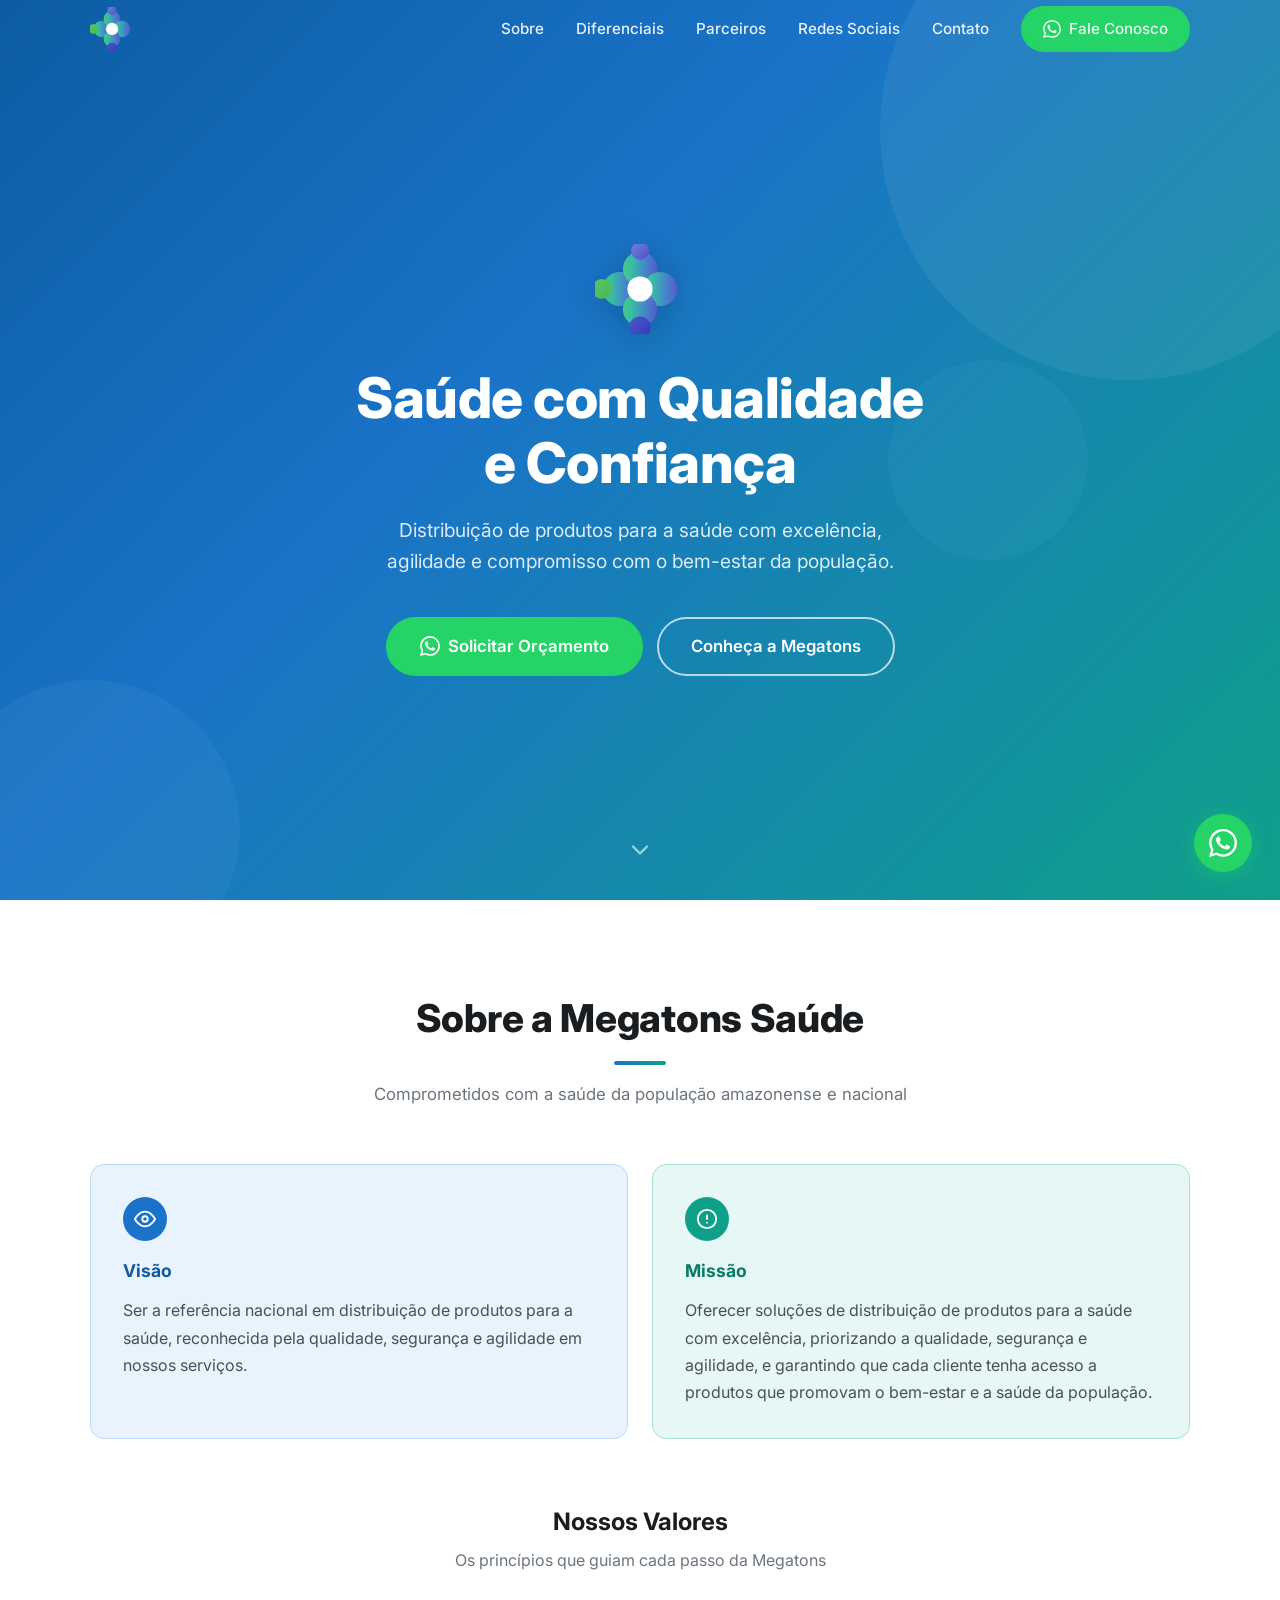
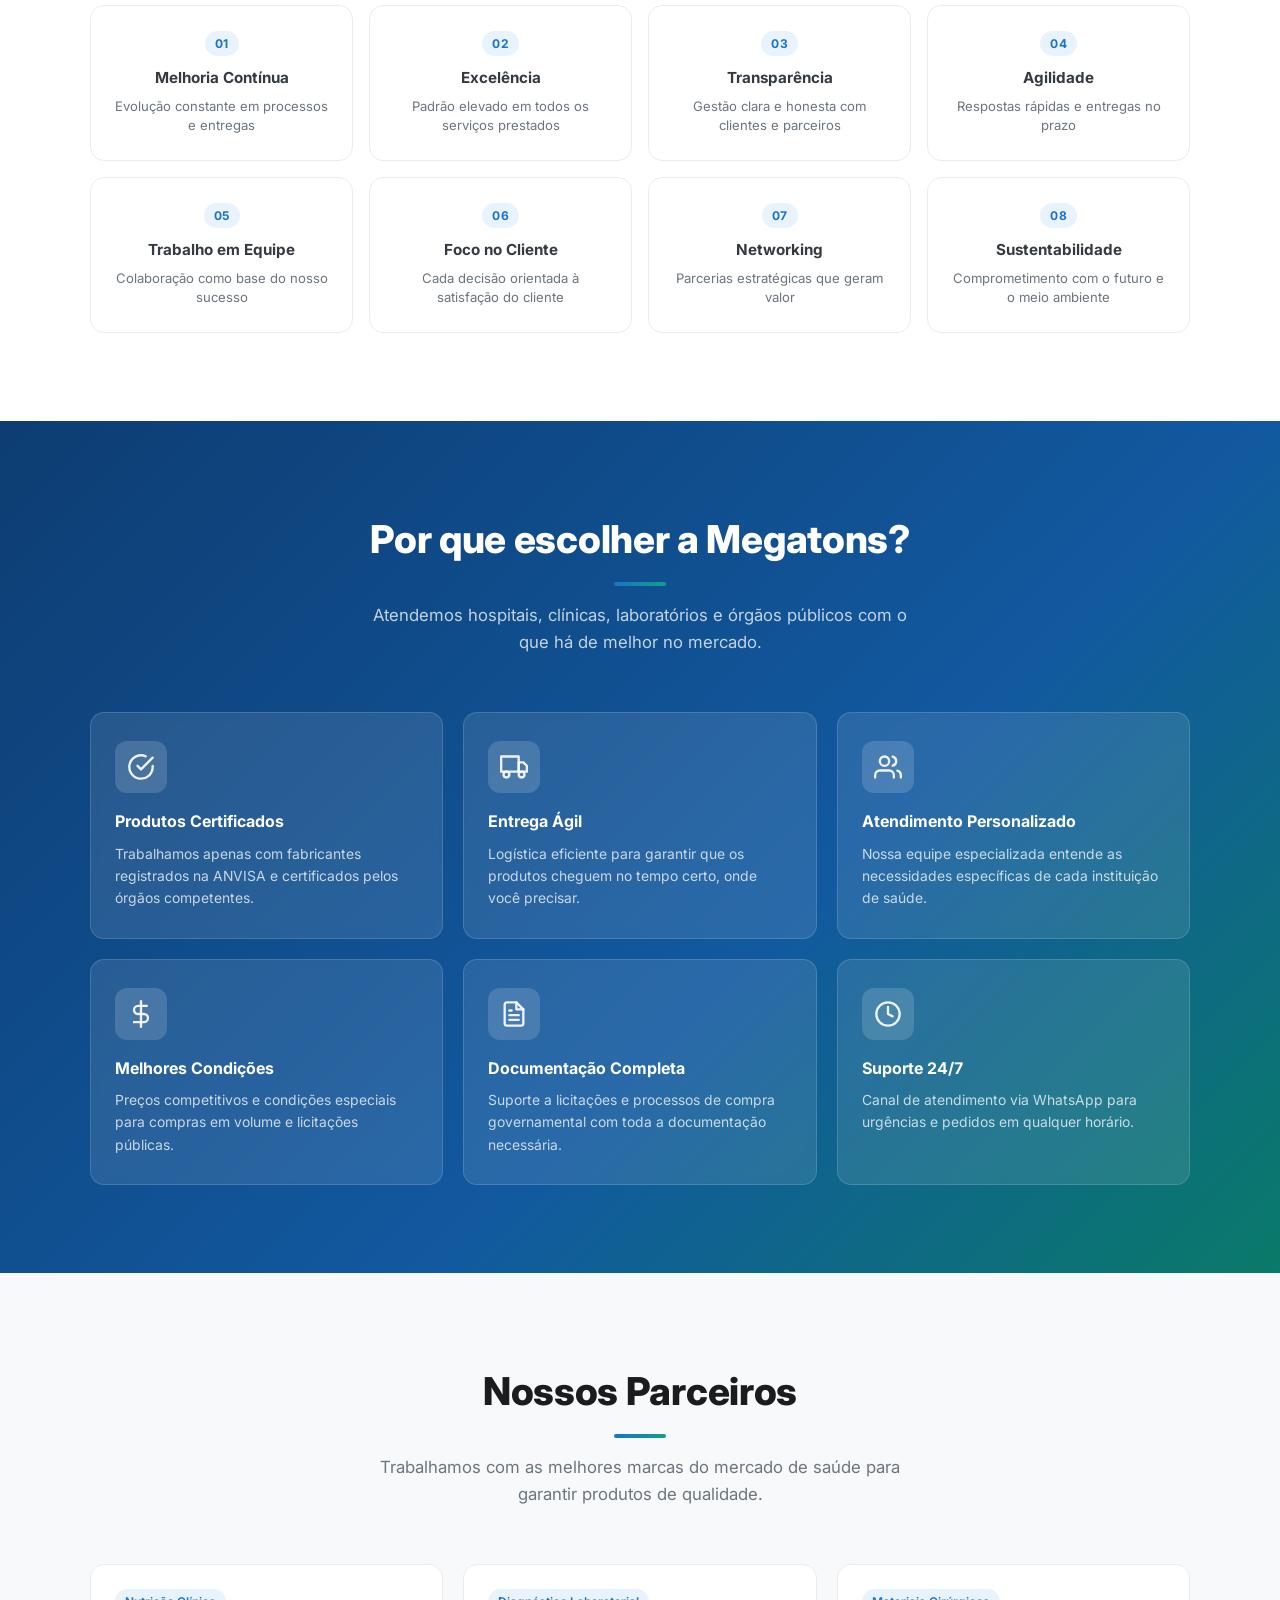
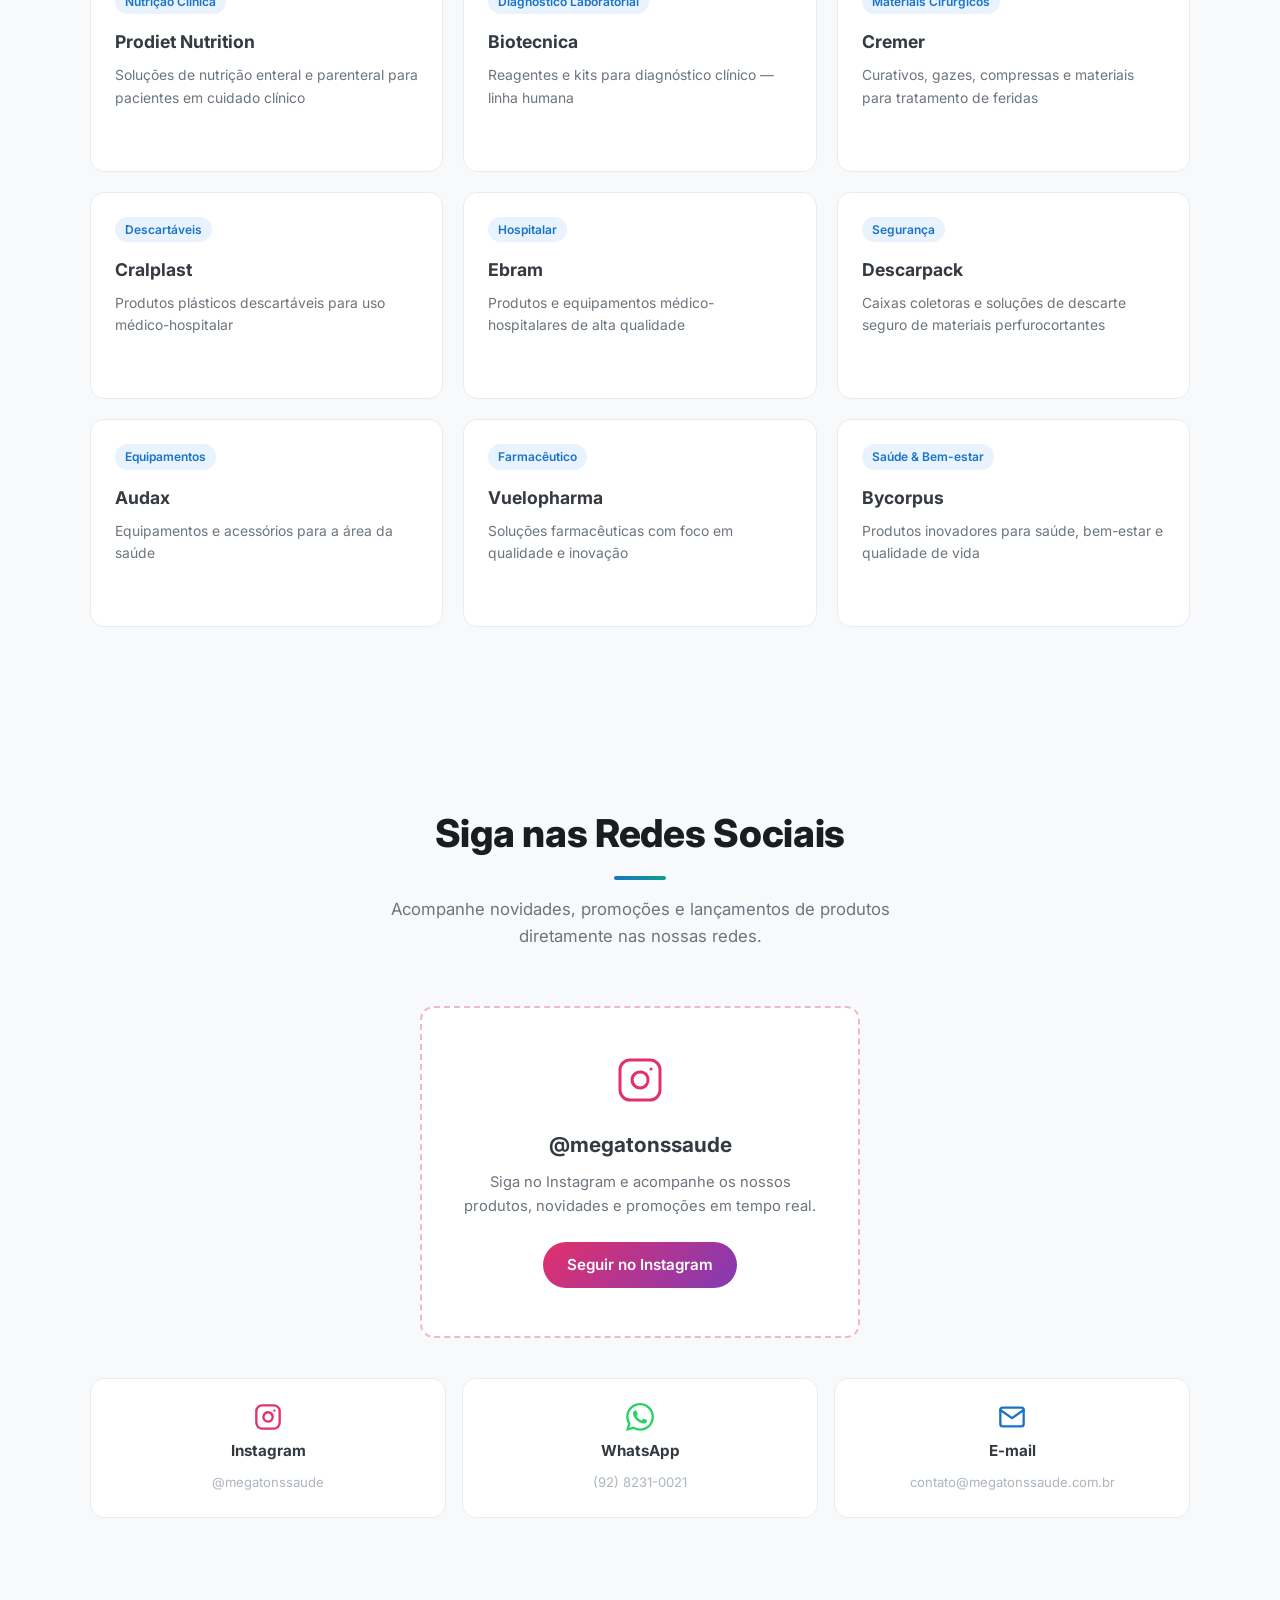
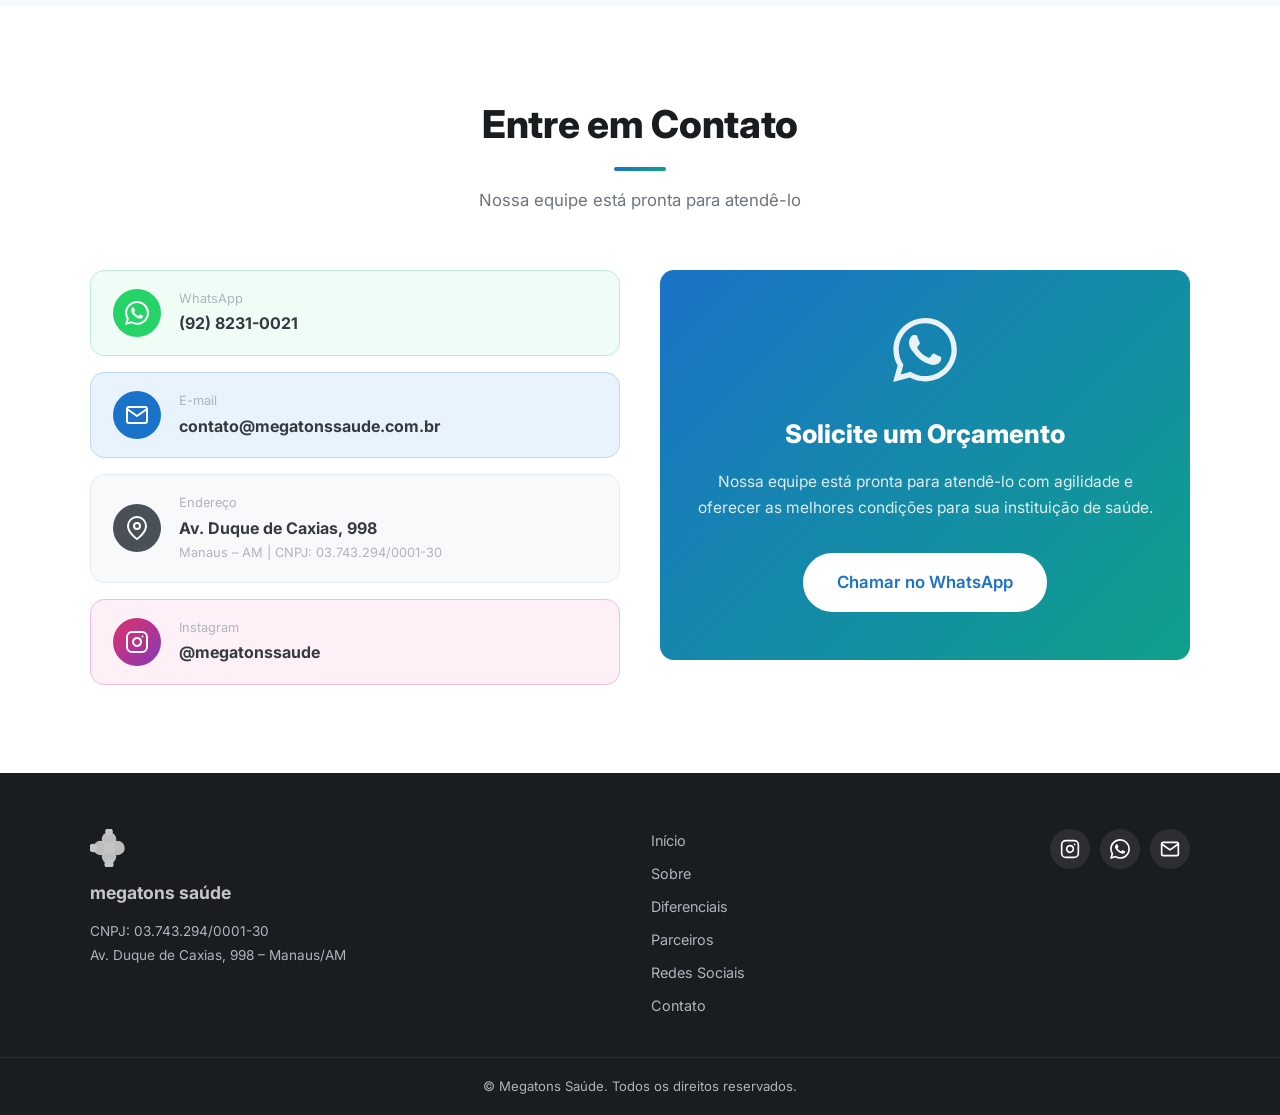
<file: megatons-saude.html>
<!DOCTYPE html>
<html lang="pt-BR">
<head>
  <meta charset="UTF-8" />
  <meta name="viewport" content="width=device-width, initial-scale=1.0" />
  <meta name="description" content="Megatons Saúde - Referência em distribuição de produtos para a saúde em Manaus/AM. Qualidade, segurança e agilidade." />
  <!-- Open Graph (WhatsApp, Facebook, LinkedIn) -->
  <meta property="og:type" content="website" />
  <meta property="og:url" content="https://megatonssaude.com.br/" />
  <meta property="og:title" content="Megatons Saúde | Distribuição de Produtos para Saúde" />
  <meta property="og:description" content="Referência em distribuição de produtos para a saúde em Manaus/AM. Qualidade, segurança e agilidade. Fale conosco no WhatsApp!" />
  <meta property="og:image" content="https://megatonssaude.com.br/assets/logo.svg" />
  <!-- Twitter Card -->
  <meta name="twitter:card" content="summary_large_image" />
  <meta name="twitter:title" content="Megatons Saúde" />
  <meta name="twitter:description" content="Distribuição de produtos para a saúde com excelência e agilidade." />
  <title>Megatons Saúde | Distribuição de Produtos para Saúde</title>
  <link rel="icon" type="image/png" href="assets/logo.svg" />
  <style>
/* =============================================
   MEGATONS SAÚDE — Stylesheet
   ============================================= */

/* ---------- Reset & Base ---------- */
*, *::before, *::after { box-sizing: border-box; margin: 0; padding: 0; }

:root {
  --blue:        #1A73C8;
  --blue-dark:   #1259a0;
  --blue-light:  #e8f3fd;
  --teal:        #0fa08a;
  --teal-light:  #e6f7f5;
  --green:       #25D366;
  --green-dark:  #1da851;
  --purple:      #6b5ce7;
  --gray-50:     #f8f9fa;
  --gray-100:    #f1f3f5;
  --gray-200:    #e9ecef;
  --gray-400:    #adb5bd;
  --gray-600:    #6c757d;
  --gray-800:    #343a40;
  --gray-900:    #1a1d20;
  --white:       #ffffff;

  --font: 'Inter', -apple-system, BlinkMacSystemFont, 'Segoe UI', sans-serif;
  --radius: 14px;
  --radius-sm: 8px;
  --shadow: 0 2px 16px rgba(0,0,0,.08);
  --shadow-md: 0 4px 24px rgba(0,0,0,.12);
  --transition: .25s ease;
}

html { scroll-behavior: smooth; font-size: 16px; }

body {
  font-family: var(--font);
  color: var(--gray-800);
  background: var(--white);
  line-height: 1.6;
  -webkit-font-smoothing: antialiased;
}

a { color: inherit; text-decoration: none; }
img { display: block; max-width: 100%; }

.container {
  max-width: 1140px;
  margin: 0 auto;
  padding: 0 20px;
}

/* ---------- Buttons ---------- */
.btn {
  display: inline-flex;
  align-items: center;
  gap: 8px;
  font-family: var(--font);
  font-weight: 600;
  font-size: .95rem;
  padding: 11px 24px;
  border-radius: 50px;
  border: 2px solid transparent;
  cursor: pointer;
  transition: all var(--transition);
  white-space: nowrap;
}

.btn--lg { font-size: 1.05rem; padding: 14px 32px; }

.btn--whatsapp {
  background: var(--green);
  color: var(--white);
  border-color: var(--green);
}
.btn--whatsapp:hover { background: var(--green-dark); border-color: var(--green-dark); transform: translateY(-1px); box-shadow: 0 6px 20px rgba(37,211,102,.35); }

.btn--outline {
  background: transparent;
  color: var(--white);
  border-color: rgba(255,255,255,.7);
}
.btn--outline:hover { background: rgba(255,255,255,.15); border-color: var(--white); }

.btn--white {
  background: var(--white);
  color: var(--blue);
  border-color: var(--white);
}
.btn--white:hover { background: #f0f6ff; transform: translateY(-1px); box-shadow: 0 6px 20px rgba(0,0,0,.15); }

/* ---------- Navbar ---------- */
.navbar {
  position: fixed;
  top: 0; left: 0; right: 0;
  z-index: 1000;
  transition: background var(--transition), box-shadow var(--transition);
  padding: 6px 0;
}

.navbar.scrolled {
  background: var(--white);
  box-shadow: var(--shadow);
}

.navbar__inner {
  display: flex;
  align-items: center;
  justify-content: space-between;
  gap: 16px;
}

.navbar__logo {
  display: flex;
  align-items: center;
  gap: 8px;
  flex-shrink: 0;
}

.navbar__logo-img {
  height: 44px;
  width: auto;
  transition: opacity var(--transition);
}

/* Fallback text shown when logo.png doesn't exist */
.navbar__logo-fallback {
  font-size: 1.2rem;
  font-weight: 800;
  color: var(--white);
  letter-spacing: -.5px;
  transition: color var(--transition);
}
.navbar__logo-fallback span { color: #a8d8f0; }
.navbar.scrolled .navbar__logo-fallback { color: var(--blue); }
.navbar.scrolled .navbar__logo-fallback span { color: var(--teal); }

/* Hide fallback when image loads */
.navbar__logo-img:not([src=""]):not([src="assets/logo.png"]) + .navbar__logo-fallback,
.navbar__logo-img[src]:not([src=""]) + .navbar__logo-fallback { display: none; }

.navbar__links {
  display: flex;
  align-items: center;
  gap: 32px;
}

.navbar__links a {
  font-size: .95rem;
  font-weight: 500;
  color: rgba(255,255,255,.9);
  transition: color var(--transition);
}
.navbar__links a:hover { color: var(--white); }
.navbar.scrolled .navbar__links a { color: var(--gray-700, #495057); }
.navbar.scrolled .navbar__links a:hover { color: var(--blue); }

.navbar__cta { padding: 9px 20px; font-size: .88rem; }

.navbar__hamburger {
  display: none;
  flex-direction: column;
  gap: 5px;
  background: none;
  border: none;
  cursor: pointer;
  padding: 4px;
}
.navbar__hamburger span {
  display: block;
  width: 24px;
  height: 2px;
  background: var(--white);
  border-radius: 2px;
  transition: all var(--transition);
}
.navbar.scrolled .navbar__hamburger span { background: var(--gray-800); }
.navbar__hamburger.open span:nth-child(1) { transform: translateY(7px) rotate(45deg); }
.navbar__hamburger.open span:nth-child(2) { opacity: 0; transform: scaleX(0); }
.navbar__hamburger.open span:nth-child(3) { transform: translateY(-7px) rotate(-45deg); }

/* Mobile menu */
.navbar__mobile-menu {
  display: none;
  flex-direction: column;
  background: var(--white);
  padding: 12px 20px 20px;
  box-shadow: var(--shadow-md);
}
.navbar__mobile-menu.open { display: flex; }
.navbar__mobile-menu a {
  padding: 12px 0;
  font-weight: 500;
  color: var(--gray-800);
  border-bottom: 1px solid var(--gray-100);
  transition: color var(--transition);
}
.navbar__mobile-menu a:hover { color: var(--blue); }
.navbar__mobile-menu .btn { margin-top: 12px; justify-content: center; }

/* ---------- Hero ---------- */
.hero {
  position: relative;
  min-height: 100vh;
  display: flex;
  align-items: center;
  justify-content: center;
  background: linear-gradient(135deg, #0d5ca3 0%, #1a73c8 40%, #0fa08a 100%);
  overflow: hidden;
  padding: 100px 20px 80px;
}

.hero__bg-circles {
  position: absolute;
  inset: 0;
  pointer-events: none;
}
.circle {
  position: absolute;
  border-radius: 50%;
  background: rgba(255,255,255,.06);
}
.circle--1 { width: 500px; height: 500px; top: -120px; right: -100px; }
.circle--2 { width: 300px; height: 300px; bottom: -80px; left: -60px; background: rgba(255,255,255,.04); }
.circle--3 { width: 200px; height: 200px; top: 40%; right: 15%; background: rgba(106,190,220,.08); }

.hero__content {
  position: relative;
  z-index: 1;
  text-align: center;
  color: var(--white);
  max-width: 720px;
}

.hero__logo {
  height: 90px;
  width: auto;
  margin: 0 auto 32px;
  filter: drop-shadow(0 4px 16px rgba(0,0,0,.2));
}

.hero__title {
  font-size: clamp(2rem, 5vw, 3.5rem);
  font-weight: 800;
  line-height: 1.15;
  margin-bottom: 20px;
  letter-spacing: -.5px;
}

.hero__subtitle {
  font-size: clamp(1rem, 2vw, 1.2rem);
  color: rgba(255,255,255,.85);
  max-width: 560px;
  margin: 0 auto 40px;
}

.hero__actions {
  display: flex;
  flex-wrap: wrap;
  gap: 14px;
  justify-content: center;
}

.hero__scroll {
  position: absolute;
  bottom: 28px;
  left: 50%;
  transform: translateX(-50%);
  color: rgba(255,255,255,.6);
  animation: bounce 2s infinite;
  transition: color var(--transition);
}
.hero__scroll:hover { color: var(--white); }

@keyframes bounce {
  0%, 100% { transform: translateX(-50%) translateY(0); }
  50% { transform: translateX(-50%) translateY(8px); }
}

/* ---------- Section base ---------- */
.section { padding: 88px 0; }
.section--white { background: var(--white); }
.section--gray  { background: var(--gray-50); }

.section__header {
  text-align: center;
  margin-bottom: 56px;
}

.section__title {
  font-size: clamp(1.6rem, 3vw, 2.4rem);
  font-weight: 800;
  color: var(--gray-900);
  margin-bottom: 12px;
  letter-spacing: -.3px;
}

.section__divider {
  width: 52px;
  height: 4px;
  background: linear-gradient(90deg, var(--blue), var(--teal));
  border-radius: 2px;
  margin: 0 auto 16px;
}

.section__subtitle {
  color: var(--gray-600);
  font-size: 1.05rem;
  max-width: 540px;
  margin: 0 auto;
}

.section__sub-header {
  text-align: center;
  margin-bottom: 32px;
}
.section__sub-header h3 {
  font-size: 1.5rem;
  font-weight: 700;
  color: var(--gray-900);
  margin-bottom: 6px;
}
.section__sub-header p { color: var(--gray-600); }

/* ---------- Cards 2-col (Visão / Missão) ---------- */
.cards-2col {
  display: grid;
  grid-template-columns: 1fr 1fr;
  gap: 24px;
  margin-bottom: 64px;
}

.card {
  border-radius: var(--radius);
  padding: 32px;
  border: 1px solid;
}

.card p { color: var(--gray-700, #495057); line-height: 1.7; }

.card--blue { background: var(--blue-light); border-color: #bdd9f5; }
.card--teal { background: var(--teal-light); border-color: #a8e0d9; }

.card__icon-wrap {
  width: 44px; height: 44px;
  border-radius: 50%;
  display: flex; align-items: center; justify-content: center;
  margin-bottom: 16px;
  flex-shrink: 0;
}
.card__icon-wrap--blue { background: var(--blue); color: var(--white); }
.card__icon-wrap--teal { background: var(--teal); color: var(--white); }

.card__label {
  font-size: 1.1rem;
  font-weight: 700;
  margin-bottom: 12px;
}
.card--blue .card__label { color: var(--blue-dark); }
.card--teal .card__label { color: #0a7a69; }

/* ---------- Values grid ---------- */
.values-grid {
  display: grid;
  grid-template-columns: repeat(4, 1fr);
  gap: 16px;
}

.value-card {
  background: var(--white);
  border: 1px solid var(--gray-200);
  border-radius: var(--radius);
  padding: 24px 20px;
  text-align: center;
  transition: all var(--transition);
}
.value-card:hover {
  border-color: var(--blue);
  box-shadow: var(--shadow);
  transform: translateY(-3px);
}

.value-card__num {
  font-size: .75rem;
  font-weight: 700;
  color: var(--blue);
  background: var(--blue-light);
  display: inline-block;
  padding: 3px 10px;
  border-radius: 20px;
  margin-bottom: 10px;
  letter-spacing: .5px;
}

.value-card h4 {
  font-size: .95rem;
  font-weight: 700;
  color: var(--gray-800);
  margin-bottom: 6px;
}

.value-card p {
  font-size: .82rem;
  color: var(--gray-600);
  line-height: 1.5;
}

/* ---------- Partners grid ---------- */
.partners-grid {
  display: grid;
  grid-template-columns: repeat(3, 1fr);
  gap: 20px;
}

.partner-card {
  display: flex;
  flex-direction: column;
  background: var(--white);
  border: 1px solid var(--gray-200);
  border-radius: var(--radius);
  padding: 24px;
  transition: all var(--transition);
  text-decoration: none;
}
.partner-card:hover {
  border-color: var(--blue);
  box-shadow: var(--shadow-md);
  transform: translateY(-4px);
}

.partner-card__tag {
  display: inline-block;
  font-size: .75rem;
  font-weight: 600;
  color: var(--blue);
  background: var(--blue-light);
  padding: 3px 10px;
  border-radius: 20px;
  margin-bottom: 14px;
  width: fit-content;
}

.partner-card__name {
  font-size: 1.1rem;
  font-weight: 700;
  color: var(--gray-800);
  margin-bottom: 8px;
  transition: color var(--transition);
}
.partner-card:hover .partner-card__name { color: var(--blue); }

.partner-card__desc {
  font-size: .87rem;
  color: var(--gray-600);
  line-height: 1.6;
  flex: 1;
}

.partner-card__link {
  display: inline-block;
  margin-top: 16px;
  font-size: .85rem;
  font-weight: 600;
  color: var(--blue);
  opacity: 0;
  transition: opacity var(--transition);
}
.partner-card:hover .partner-card__link { opacity: 1; }

/* ---------- Contact ---------- */
.contact-grid {
  display: grid;
  grid-template-columns: 1fr 1fr;
  gap: 40px;
  align-items: start;
}

.contact-info { display: flex; flex-direction: column; gap: 16px; }

.contact-item {
  display: flex;
  align-items: center;
  gap: 18px;
  padding: 18px 22px;
  border-radius: var(--radius);
  border: 1px solid;
  transition: all var(--transition);
  text-decoration: none;
  color: inherit;
}
.contact-item:hover { transform: translateX(4px); box-shadow: var(--shadow); }

.contact-item--green  { background: #f0fdf6; border-color: #bbf0d5; }
.contact-item--blue   { background: var(--blue-light); border-color: #bdd9f5; }
.contact-item--gray   { background: var(--gray-50); border-color: var(--gray-200); }
.contact-item--pink   { background: #fdf0f7; border-color: #f5bbdf; }

.contact-item__icon {
  width: 48px; height: 48px;
  border-radius: 50%;
  display: flex; align-items: center; justify-content: center;
  flex-shrink: 0;
  color: var(--white);
}
.contact-item--green  .contact-item__icon { background: var(--green); }
.contact-item--blue   .contact-item__icon { background: var(--blue); }
.contact-item--gray   .contact-item__icon { background: var(--gray-700, #495057); }
.contact-item--pink   .contact-item__icon { background: linear-gradient(135deg, #e1306c, #833ab4); }

.contact-item__label {
  font-size: .8rem;
  color: var(--gray-500, #adb5bd);
  margin-bottom: 2px;
}
.contact-item__value {
  font-weight: 700;
  font-size: 1rem;
  color: var(--gray-800);
  word-break: break-all;
}
.contact-item__sub {
  font-size: .8rem;
  color: var(--gray-500, #adb5bd);
  margin-top: 2px;
}

.contact-cta {
  background: linear-gradient(135deg, var(--blue) 0%, var(--teal) 100%);
  border-radius: var(--radius);
  padding: 48px 36px;
  text-align: center;
  color: var(--white);
}
.contact-cta__icon { margin: 0 auto 24px; }
.contact-cta h3 {
  font-size: 1.6rem;
  font-weight: 800;
  margin-bottom: 14px;
}
.contact-cta p {
  font-size: .97rem;
  color: rgba(255,255,255,.85);
  line-height: 1.7;
  margin-bottom: 32px;
}

/* ---------- Footer ---------- */
.footer {
  background: var(--gray-900);
  color: var(--gray-400);
  padding: 56px 0 0;
}

.footer__inner {
  display: flex;
  flex-wrap: wrap;
  gap: 40px;
  justify-content: space-between;
  align-items: flex-start;
  padding-bottom: 40px;
}

.footer__brand { max-width: 260px; }
.footer__logo {
  height: 38px;
  width: auto;
  filter: brightness(0) invert(1);
  opacity: .75;
  margin-bottom: 12px;
}
.footer__logo-fallback {
  display: block;
  font-size: 1.1rem;
  font-weight: 700;
  color: rgba(255,255,255,.75);
  margin-bottom: 12px;
}
.footer__brand p { font-size: .85rem; line-height: 1.8; }

.footer__links {
  display: flex;
  flex-direction: column;
  gap: 10px;
}
.footer__links a {
  font-size: .9rem;
  color: var(--gray-400);
  transition: color var(--transition);
}
.footer__links a:hover { color: var(--white); }

.footer__social {
  display: flex;
  gap: 10px;
  align-items: flex-start;
}
.footer__social-btn {
  width: 40px; height: 40px;
  border-radius: 50%;
  display: flex; align-items: center; justify-content: center;
  background: rgba(255,255,255,.08);
  color: var(--white);
  transition: all var(--transition);
}
.footer__social-btn--instagram:hover { background: linear-gradient(135deg, #e1306c, #833ab4); }
.footer__social-btn--whatsapp:hover  { background: var(--green); }
.footer__social-btn--email:hover     { background: var(--blue); }

.footer__bottom {
  border-top: 1px solid rgba(255,255,255,.08);
  padding: 18px 20px;
  text-align: center;
  font-size: .82rem;
}

/* ---------- WhatsApp floating ---------- */
.whatsapp-float {
  position: fixed;
  bottom: 28px; right: 28px;
  z-index: 999;
  width: 58px; height: 58px;
  background: var(--green);
  color: var(--white);
  border-radius: 50%;
  display: flex; align-items: center; justify-content: center;
  box-shadow: 0 4px 20px rgba(37,211,102,.45);
  transition: all var(--transition);
}
.whatsapp-float:hover {
  background: var(--green-dark);
  transform: scale(1.1);
  box-shadow: 0 6px 28px rgba(37,211,102,.55);
}

.whatsapp-float__tooltip {
  position: absolute;
  right: 68px;
  background: var(--gray-900);
  color: var(--white);
  font-size: .82rem;
  font-weight: 500;
  padding: 6px 12px;
  border-radius: 6px;
  white-space: nowrap;
  opacity: 0;
  pointer-events: none;
  transition: opacity var(--transition);
}
.whatsapp-float:hover .whatsapp-float__tooltip { opacity: 1; }

/* ---------- Back to top ---------- */
.back-to-top {
  position: fixed;
  bottom: 96px; right: 28px;
  z-index: 998;
  width: 42px; height: 42px;
  background: var(--blue);
  color: var(--white);
  border: none;
  border-radius: 50%;
  display: flex; align-items: center; justify-content: center;
  cursor: pointer;
  box-shadow: var(--shadow);
  opacity: 0;
  pointer-events: none;
  transform: translateY(10px);
  transition: all var(--transition);
}
.back-to-top.visible {
  opacity: 1;
  pointer-events: auto;
  transform: translateY(0);
}
.back-to-top:hover { background: var(--blue-dark); transform: translateY(-2px); }

/* ---------- Animations on scroll ---------- */
.fade-in {
  opacity: 0;
  transform: translateY(24px);
  transition: opacity .5s ease, transform .5s ease;
}
.fade-in.visible { opacity: 1; transform: none; }

/* ---------- Dark-blue section ---------- */
.section--dark-blue {
  background: linear-gradient(135deg, #0d3d72 0%, #1259a0 60%, #0a7a69 100%);
  padding: 88px 0;
}
.section__header--light .section__title { color: var(--white); }
.section__subtitle--light { color: rgba(255,255,255,.75); }

/* ---------- Benefits grid ---------- */
.benefits-grid {
  display: grid;
  grid-template-columns: repeat(3, 1fr);
  gap: 20px;
}

.benefit-card {
  background: rgba(255,255,255,.1);
  border: 1px solid rgba(255,255,255,.15);
  border-radius: var(--radius);
  padding: 28px 24px;
  color: var(--white);
  transition: all var(--transition);
  backdrop-filter: blur(4px);
}
.benefit-card:hover {
  background: rgba(255,255,255,.18);
  transform: translateY(-4px);
  border-color: rgba(255,255,255,.3);
}

.benefit-card__icon {
  width: 52px; height: 52px;
  background: rgba(255,255,255,.15);
  border-radius: 12px;
  display: flex; align-items: center; justify-content: center;
  margin-bottom: 16px;
  color: rgba(255,255,255,.9);
}

.benefit-card h3 {
  font-size: 1rem;
  font-weight: 700;
  margin-bottom: 8px;
  color: var(--white);
}
.benefit-card p {
  font-size: .87rem;
  color: rgba(255,255,255,.75);
  line-height: 1.6;
}

/* ---------- Instagram section ---------- */
.instagram-widget-wrapper {
  margin-bottom: 40px;
}

.instagram-placeholder {
  display: flex;
  justify-content: center;
}
.instagram-placeholder__inner {
  text-align: center;
  background: var(--white);
  border: 2px dashed #f0b8ce;
  border-radius: var(--radius);
  padding: 48px 40px;
  max-width: 440px;
  width: 100%;
}
.instagram-placeholder__inner svg { margin: 0 auto 16px; }
.instagram-placeholder__inner h3 {
  font-size: 1.3rem;
  font-weight: 700;
  color: var(--gray-800);
  margin-bottom: 10px;
}
.instagram-placeholder__inner p {
  color: var(--gray-600);
  font-size: .92rem;
  margin-bottom: 24px;
  line-height: 1.6;
}

.btn--instagram {
  background: linear-gradient(135deg, #e1306c, #833ab4);
  color: var(--white);
  border: none;
}
.btn--instagram:hover {
  filter: brightness(1.1);
  transform: translateY(-1px);
  box-shadow: 0 6px 20px rgba(225,48,108,.35);
}

/* ---------- Social links row ---------- */
.social-links-row {
  display: grid;
  grid-template-columns: repeat(3, 1fr);
  gap: 16px;
}

.social-link-card {
  display: flex;
  flex-direction: column;
  align-items: center;
  gap: 8px;
  padding: 24px 16px;
  background: var(--white);
  border: 1px solid var(--gray-200);
  border-radius: var(--radius);
  text-align: center;
  transition: all var(--transition);
  text-decoration: none;
}
.social-link-card:hover { transform: translateY(-4px); box-shadow: var(--shadow-md); }

.social-link-card--instagram:hover { border-color: #e1306c; }
.social-link-card--whatsapp:hover  { border-color: var(--green); }
.social-link-card--email:hover     { border-color: var(--blue); }

.social-link-card--instagram svg { color: #e1306c; }
.social-link-card--whatsapp  svg { color: var(--green); }
.social-link-card--email     svg { color: var(--blue); }

.social-link-card__name {
  font-weight: 700;
  font-size: .95rem;
  color: var(--gray-800);
}
.social-link-card__handle {
  font-size: .82rem;
  color: var(--gray-500, #adb5bd);
}

/* ---------- Responsive ---------- */
@media (max-width: 1024px) {
  .values-grid     { grid-template-columns: repeat(4, 1fr); }
  .partners-grid   { grid-template-columns: repeat(2, 1fr); }
  .benefits-grid   { grid-template-columns: repeat(2, 1fr); }
  .social-links-row{ grid-template-columns: repeat(3, 1fr); }
}

@media (max-width: 768px) {
  .navbar__links    { display: none; }
  .navbar__hamburger{ display: flex; }

  .cards-2col       { grid-template-columns: 1fr; }
  .values-grid      { grid-template-columns: repeat(2, 1fr); }
  .partners-grid    { grid-template-columns: 1fr; }
  .benefits-grid    { grid-template-columns: 1fr; }
  .contact-grid     { grid-template-columns: 1fr; }
  .social-links-row { grid-template-columns: 1fr; }

  .hero__logo  { height: 72px; }
  .section     { padding: 64px 0; }
  .section--dark-blue { padding: 64px 0; }

  .footer__inner { flex-direction: column; gap: 28px; }

  .back-to-top    { bottom: 98px; right: 20px; }
  .whatsapp-float { bottom: 20px; right: 20px; }
}

@media (max-width: 480px) {
  .values-grid      { grid-template-columns: repeat(2, 1fr); }
  .hero__actions    { flex-direction: column; align-items: center; }
  .btn--lg          { width: 100%; justify-content: center; max-width: 320px; }
  .social-links-row { grid-template-columns: 1fr; }
}

  </style>
  <link rel="preconnect" href="https://fonts.googleapis.com" />
  <link rel="preconnect" href="https://fonts.gstatic.com" crossorigin />
  <link href="https://fonts.googleapis.com/css2?family=Inter:wght@400;500;600;700;800&display=swap" rel="stylesheet" />
</head>
<body>

  <!-- ===== NAVBAR ===== -->
  <header class="navbar" id="navbar">
    <div class="container navbar__inner">
      <a href="#hero" class="navbar__logo">
        <img src="assets/logo.svg" alt="Megatons Saúde" class="navbar__logo-img" />
        <span class="navbar__logo-fallback">megatons <span>saúde</span></span>
      </a>

      <nav class="navbar__links" id="navLinks">
        <a href="#sobre">Sobre</a>
        <a href="#diferenciais">Diferenciais</a>
        <a href="#parceiros">Parceiros</a>
        <a href="#redes">Redes Sociais</a>
        <a href="#contato">Contato</a>
        <a href="https://wa.me/559282310021?text=Ol%C3%A1%21+Gostaria+de+saber+mais+sobre+os+produtos+da+Megatons+Sa%C3%BAde." target="_blank" rel="noopener noreferrer" class="btn btn--whatsapp navbar__cta">
          <svg xmlns="http://www.w3.org/2000/svg" width="18" height="18" viewBox="0 0 24 24" fill="currentColor"><path d="M17.472 14.382c-.297-.149-1.758-.867-2.03-.967-.273-.099-.471-.148-.67.15-.197.297-.767.966-.94 1.164-.173.199-.347.223-.644.075-.297-.15-1.255-.463-2.39-1.475-.883-.788-1.48-1.761-1.653-2.059-.173-.297-.018-.458.13-.606.134-.133.298-.347.446-.52.149-.174.198-.298.298-.497.099-.198.05-.371-.025-.52-.075-.149-.669-1.612-.916-2.207-.242-.579-.487-.5-.669-.51-.173-.008-.371-.01-.57-.01-.198 0-.52.074-.792.372-.272.297-1.04 1.016-1.04 2.479 0 1.462 1.065 2.875 1.213 3.074.149.198 2.096 3.2 5.077 4.487.709.306 1.262.489 1.694.625.712.227 1.36.195 1.871.118.571-.085 1.758-.719 2.006-1.413.248-.694.248-1.289.173-1.413-.074-.124-.272-.198-.57-.347m-5.421 7.403h-.004a9.87 9.87 0 01-5.031-1.378l-.361-.214-3.741.982.998-3.648-.235-.374a9.86 9.86 0 01-1.51-5.26c.001-5.45 4.436-9.884 9.888-9.884 2.64 0 5.122 1.03 6.988 2.898a9.825 9.825 0 012.893 6.994c-.003 5.45-4.437 9.884-9.885 9.884m8.413-18.297A11.815 11.815 0 0012.05 0C5.495 0 .16 5.335.157 11.892c0 2.096.547 4.142 1.588 5.945L.057 24l6.305-1.654a11.882 11.882 0 005.683 1.448h.005c6.554 0 11.89-5.335 11.893-11.893a11.821 11.821 0 00-3.48-8.413z"/></svg>
          Fale Conosco
        </a>
      </nav>

      <button class="navbar__hamburger" id="hamburger" aria-label="Abrir menu">
        <span></span><span></span><span></span>
      </button>
    </div>
  </header>

  <!-- ===== HERO ===== -->
  <section class="hero" id="hero">
    <div class="hero__bg-circles" aria-hidden="true">
      <div class="circle circle--1"></div>
      <div class="circle circle--2"></div>
      <div class="circle circle--3"></div>
    </div>
    <div class="container hero__content">
      <img src="assets/logo.svg" alt="Megatons Saúde" class="hero__logo" />
      <h1 class="hero__title">Saúde com Qualidade<br />e Confiança</h1>
      <p class="hero__subtitle">
        Distribuição de produtos para a saúde com excelência, agilidade e compromisso com o bem-estar da população.
      </p>
      <div class="hero__actions">
        <a href="https://wa.me/559282310021?text=Ol%C3%A1%21+Gostaria+de+solicitar+um+or%C3%A7amento." target="_blank" rel="noopener noreferrer" class="btn btn--whatsapp btn--lg">
          <svg xmlns="http://www.w3.org/2000/svg" width="20" height="20" viewBox="0 0 24 24" fill="currentColor"><path d="M17.472 14.382c-.297-.149-1.758-.867-2.03-.967-.273-.099-.471-.148-.67.15-.197.297-.767.966-.94 1.164-.173.199-.347.223-.644.075-.297-.15-1.255-.463-2.39-1.475-.883-.788-1.48-1.761-1.653-2.059-.173-.297-.018-.458.13-.606.134-.133.298-.347.446-.52.149-.174.198-.298.298-.497.099-.198.05-.371-.025-.52-.075-.149-.669-1.612-.916-2.207-.242-.579-.487-.5-.669-.51-.173-.008-.371-.01-.57-.01-.198 0-.52.074-.792.372-.272.297-1.04 1.016-1.04 2.479 0 1.462 1.065 2.875 1.213 3.074.149.198 2.096 3.2 5.077 4.487.709.306 1.262.489 1.694.625.712.227 1.36.195 1.871.118.571-.085 1.758-.719 2.006-1.413.248-.694.248-1.289.173-1.413-.074-.124-.272-.198-.57-.347m-5.421 7.403h-.004a9.87 9.87 0 01-5.031-1.378l-.361-.214-3.741.982.998-3.648-.235-.374a9.86 9.86 0 01-1.51-5.26c.001-5.45 4.436-9.884 9.888-9.884 2.64 0 5.122 1.03 6.988 2.898a9.825 9.825 0 012.893 6.994c-.003 5.45-4.437 9.884-9.885 9.884m8.413-18.297A11.815 11.815 0 0012.05 0C5.495 0 .16 5.335.157 11.892c0 2.096.547 4.142 1.588 5.945L.057 24l6.305-1.654a11.882 11.882 0 005.683 1.448h.005c6.554 0 11.89-5.335 11.893-11.893a11.821 11.821 0 00-3.48-8.413z"/></svg>
          Solicitar Orçamento
        </a>
        <a href="#sobre" class="btn btn--outline btn--lg">Conheça a Megatons</a>
      </div>
    </div>
    <a href="#sobre" class="hero__scroll" aria-label="Rolar para baixo">
      <svg xmlns="http://www.w3.org/2000/svg" width="28" height="28" viewBox="0 0 24 24" fill="none" stroke="currentColor" stroke-width="2" stroke-linecap="round" stroke-linejoin="round"><polyline points="6 9 12 15 18 9"></polyline></svg>
    </a>
  </section>

  <!-- ===== SOBRE ===== -->
  <section class="section section--white" id="sobre">
    <div class="container">
      <div class="section__header">
        <h2 class="section__title">Sobre a Megatons Saúde</h2>
        <div class="section__divider"></div>
        <p class="section__subtitle">Comprometidos com a saúde da população amazonense e nacional</p>
      </div>

      <!-- Visão + Missão -->
      <div class="cards-2col">
        <div class="card card--blue">
          <div class="card__icon-wrap card__icon-wrap--blue">
            <svg xmlns="http://www.w3.org/2000/svg" width="22" height="22" viewBox="0 0 24 24" fill="none" stroke="currentColor" stroke-width="2" stroke-linecap="round" stroke-linejoin="round"><path d="M1 12s4-8 11-8 11 8 11 8-4 8-11 8-11-8-11-8z"></path><circle cx="12" cy="12" r="3"></circle></svg>
          </div>
          <h3 class="card__label">Visão</h3>
          <p>Ser a referência nacional em distribuição de produtos para a saúde, reconhecida pela qualidade, segurança e agilidade em nossos serviços.</p>
        </div>

        <div class="card card--teal">
          <div class="card__icon-wrap card__icon-wrap--teal">
            <svg xmlns="http://www.w3.org/2000/svg" width="22" height="22" viewBox="0 0 24 24" fill="none" stroke="currentColor" stroke-width="2" stroke-linecap="round" stroke-linejoin="round"><circle cx="12" cy="12" r="10"></circle><line x1="12" y1="8" x2="12" y2="12"></line><line x1="12" y1="16" x2="12.01" y2="16"></line></svg>
          </div>
          <h3 class="card__label">Missão</h3>
          <p>Oferecer soluções de distribuição de produtos para a saúde com excelência, priorizando a qualidade, segurança e agilidade, e garantindo que cada cliente tenha acesso a produtos que promovam o bem-estar e a saúde da população.</p>
        </div>
      </div>

      <!-- Valores -->
      <div class="section__sub-header">
        <h3>Nossos Valores</h3>
        <p>Os princípios que guiam cada passo da Megatons</p>
      </div>
      <div class="values-grid">
        <div class="value-card">
          <div class="value-card__num">01</div>
          <h4>Melhoria Contínua</h4>
          <p>Evolução constante em processos e entregas</p>
        </div>
        <div class="value-card">
          <div class="value-card__num">02</div>
          <h4>Excelência</h4>
          <p>Padrão elevado em todos os serviços prestados</p>
        </div>
        <div class="value-card">
          <div class="value-card__num">03</div>
          <h4>Transparência</h4>
          <p>Gestão clara e honesta com clientes e parceiros</p>
        </div>
        <div class="value-card">
          <div class="value-card__num">04</div>
          <h4>Agilidade</h4>
          <p>Respostas rápidas e entregas no prazo</p>
        </div>
        <div class="value-card">
          <div class="value-card__num">05</div>
          <h4>Trabalho em Equipe</h4>
          <p>Colaboração como base do nosso sucesso</p>
        </div>
        <div class="value-card">
          <div class="value-card__num">06</div>
          <h4>Foco no Cliente</h4>
          <p>Cada decisão orientada à satisfação do cliente</p>
        </div>
        <div class="value-card">
          <div class="value-card__num">07</div>
          <h4>Networking</h4>
          <p>Parcerias estratégicas que geram valor</p>
        </div>
        <div class="value-card">
          <div class="value-card__num">08</div>
          <h4>Sustentabilidade</h4>
          <p>Comprometimento com o futuro e o meio ambiente</p>
        </div>
      </div>
    </div>
  </section>

  <!-- ===== POR QUE MEGATONS ===== -->
  <section class="section section--dark-blue" id="diferenciais">
    <div class="container">
      <div class="section__header section__header--light">
        <h2 class="section__title">Por que escolher a Megatons?</h2>
        <div class="section__divider"></div>
        <p class="section__subtitle section__subtitle--light">Atendemos hospitais, clínicas, laboratórios e órgãos públicos com o que há de melhor no mercado.</p>
      </div>
      <div class="benefits-grid">
        <div class="benefit-card">
          <div class="benefit-card__icon">
            <svg xmlns="http://www.w3.org/2000/svg" width="28" height="28" viewBox="0 0 24 24" fill="none" stroke="currentColor" stroke-width="2" stroke-linecap="round" stroke-linejoin="round"><path d="M22 11.08V12a10 10 0 1 1-5.93-9.14"></path><polyline points="22 4 12 14.01 9 11.01"></polyline></svg>
          </div>
          <h3>Produtos Certificados</h3>
          <p>Trabalhamos apenas com fabricantes registrados na ANVISA e certificados pelos órgãos competentes.</p>
        </div>
        <div class="benefit-card">
          <div class="benefit-card__icon">
            <svg xmlns="http://www.w3.org/2000/svg" width="28" height="28" viewBox="0 0 24 24" fill="none" stroke="currentColor" stroke-width="2" stroke-linecap="round" stroke-linejoin="round"><rect x="1" y="3" width="15" height="13"></rect><polygon points="16 8 20 8 23 11 23 16 16 16 16 8"></polygon><circle cx="5.5" cy="18.5" r="2.5"></circle><circle cx="18.5" cy="18.5" r="2.5"></circle></svg>
          </div>
          <h3>Entrega Ágil</h3>
          <p>Logística eficiente para garantir que os produtos cheguem no tempo certo, onde você precisar.</p>
        </div>
        <div class="benefit-card">
          <div class="benefit-card__icon">
            <svg xmlns="http://www.w3.org/2000/svg" width="28" height="28" viewBox="0 0 24 24" fill="none" stroke="currentColor" stroke-width="2" stroke-linecap="round" stroke-linejoin="round"><path d="M17 21v-2a4 4 0 0 0-4-4H5a4 4 0 0 0-4 4v2"></path><circle cx="9" cy="7" r="4"></circle><path d="M23 21v-2a4 4 0 0 0-3-3.87"></path><path d="M16 3.13a4 4 0 0 1 0 7.75"></path></svg>
          </div>
          <h3>Atendimento Personalizado</h3>
          <p>Nossa equipe especializada entende as necessidades específicas de cada instituição de saúde.</p>
        </div>
        <div class="benefit-card">
          <div class="benefit-card__icon">
            <svg xmlns="http://www.w3.org/2000/svg" width="28" height="28" viewBox="0 0 24 24" fill="none" stroke="currentColor" stroke-width="2" stroke-linecap="round" stroke-linejoin="round"><line x1="12" y1="1" x2="12" y2="23"></line><path d="M17 5H9.5a3.5 3.5 0 0 0 0 7h5a3.5 3.5 0 0 1 0 7H6"></path></svg>
          </div>
          <h3>Melhores Condições</h3>
          <p>Preços competitivos e condições especiais para compras em volume e licitações públicas.</p>
        </div>
        <div class="benefit-card">
          <div class="benefit-card__icon">
            <svg xmlns="http://www.w3.org/2000/svg" width="28" height="28" viewBox="0 0 24 24" fill="none" stroke="currentColor" stroke-width="2" stroke-linecap="round" stroke-linejoin="round"><path d="M14 2H6a2 2 0 0 0-2 2v16a2 2 0 0 0 2 2h12a2 2 0 0 0 2-2V8z"></path><polyline points="14 2 14 8 20 8"></polyline><line x1="16" y1="13" x2="8" y2="13"></line><line x1="16" y1="17" x2="8" y2="17"></line><polyline points="10 9 9 9 8 9"></polyline></svg>
          </div>
          <h3>Documentação Completa</h3>
          <p>Suporte a licitações e processos de compra governamental com toda a documentação necessária.</p>
        </div>
        <div class="benefit-card">
          <div class="benefit-card__icon">
            <svg xmlns="http://www.w3.org/2000/svg" width="28" height="28" viewBox="0 0 24 24" fill="none" stroke="currentColor" stroke-width="2" stroke-linecap="round" stroke-linejoin="round"><circle cx="12" cy="12" r="10"></circle><polyline points="12 6 12 12 16 14"></polyline></svg>
          </div>
          <h3>Suporte 24/7</h3>
          <p>Canal de atendimento via WhatsApp para urgências e pedidos em qualquer horário.</p>
        </div>
      </div>
    </div>
  </section>

  <!-- ===== PARCEIROS ===== -->
  <section class="section section--gray" id="parceiros">
    <div class="container">
      <div class="section__header">
        <h2 class="section__title">Nossos Parceiros</h2>
        <div class="section__divider"></div>
        <p class="section__subtitle">Trabalhamos com as melhores marcas do mercado de saúde para garantir produtos de qualidade.</p>
      </div>

      <div class="partners-grid">

        <a href="https://prodietnutrition.com/" target="_blank" rel="noopener noreferrer" class="partner-card">
          <span class="partner-card__tag">Nutrição Clínica</span>
          <h3 class="partner-card__name">Prodiet Nutrition</h3>
          <p class="partner-card__desc">Soluções de nutrição enteral e parenteral para pacientes em cuidado clínico</p>
          <span class="partner-card__link">Ver site &rarr;</span>
        </a>

        <a href="https://biotecnica.ind.br/produtos/linha-humana/" target="_blank" rel="noopener noreferrer" class="partner-card">
          <span class="partner-card__tag">Diagnóstico Laboratorial</span>
          <h3 class="partner-card__name">Biotecnica</h3>
          <p class="partner-card__desc">Reagentes e kits para diagnóstico clínico — linha humana</p>
          <span class="partner-card__link">Ver site &rarr;</span>
        </a>

        <a href="https://cremer.net.br/" target="_blank" rel="noopener noreferrer" class="partner-card">
          <span class="partner-card__tag">Materiais Cirúrgicos</span>
          <h3 class="partner-card__name">Cremer</h3>
          <p class="partner-card__desc">Curativos, gazes, compressas e materiais para tratamento de feridas</p>
          <span class="partner-card__link">Ver site &rarr;</span>
        </a>

        <a href="https://www.cralplast.com.br/" target="_blank" rel="noopener noreferrer" class="partner-card">
          <span class="partner-card__tag">Descartáveis</span>
          <h3 class="partner-card__name">Cralplast</h3>
          <p class="partner-card__desc">Produtos plásticos descartáveis para uso médico-hospitalar</p>
          <span class="partner-card__link">Ver site &rarr;</span>
        </a>

        <a href="https://ebram.com/" target="_blank" rel="noopener noreferrer" class="partner-card">
          <span class="partner-card__tag">Hospitalar</span>
          <h3 class="partner-card__name">Ebram</h3>
          <p class="partner-card__desc">Produtos e equipamentos médico-hospitalares de alta qualidade</p>
          <span class="partner-card__link">Ver site &rarr;</span>
        </a>

        <a href="https://loja.descarpack.com.br/" target="_blank" rel="noopener noreferrer" class="partner-card">
          <span class="partner-card__tag">Segurança</span>
          <h3 class="partner-card__name">Descarpack</h3>
          <p class="partner-card__desc">Caixas coletoras e soluções de descarte seguro de materiais perfurocortantes</p>
          <span class="partner-card__link">Ver site &rarr;</span>
        </a>

        <a href="https://audaxco.com/" target="_blank" rel="noopener noreferrer" class="partner-card">
          <span class="partner-card__tag">Equipamentos</span>
          <h3 class="partner-card__name">Audax</h3>
          <p class="partner-card__desc">Equipamentos e acessórios para a área da saúde</p>
          <span class="partner-card__link">Ver site &rarr;</span>
        </a>

        <a href="https://www.vuelopharma.com/" target="_blank" rel="noopener noreferrer" class="partner-card">
          <span class="partner-card__tag">Farmacêutico</span>
          <h3 class="partner-card__name">Vuelopharma</h3>
          <p class="partner-card__desc">Soluções farmacêuticas com foco em qualidade e inovação</p>
          <span class="partner-card__link">Ver site &rarr;</span>
        </a>

        <a href="https://bycorpus.com.br/" target="_blank" rel="noopener noreferrer" class="partner-card">
          <span class="partner-card__tag">Saúde & Bem-estar</span>
          <h3 class="partner-card__name">Bycorpus</h3>
          <p class="partner-card__desc">Produtos inovadores para saúde, bem-estar e qualidade de vida</p>
          <span class="partner-card__link">Ver site &rarr;</span>
        </a>

      </div>
    </div>
  </section>

  <!-- ===== REDES SOCIAIS ===== -->
  <section class="section section--gray" id="redes">
    <div class="container">
      <div class="section__header">
        <h2 class="section__title">Siga nas Redes Sociais</h2>
        <div class="section__divider"></div>
        <p class="section__subtitle">Acompanhe novidades, promoções e lançamentos de produtos diretamente nas nossas redes.</p>
      </div>

      <!-- Instagram feed widget (Elfsight — configurar ID após cadastro em elfsight.com) -->
      <!-- INSTRUÇÕES: Acesse https://elfsight.com/instagram-feed-widget/
           Crie uma conta gratuita, adicione seu perfil @megatonssaude e substitua
           "SEU_WIDGET_ID" pelo ID fornecido. -->
      <div id="instagramFeedWidget" class="instagram-widget-wrapper">
        <!-- Cole aqui o código do widget Elfsight após configuração:
        <script src="https://static.elfsight.com/platform/platform.js" async></script>
        <div class="elfsight-app-SEU_WIDGET_ID" data-elfsight-app-lazy></div>
        -->

        <!-- PLACEHOLDER — remover quando o widget Elfsight estiver configurado -->
        <div class="instagram-placeholder">
          <div class="instagram-placeholder__inner">
            <svg xmlns="http://www.w3.org/2000/svg" width="48" height="48" viewBox="0 0 24 24" fill="none" stroke="#e1306c" stroke-width="1.5" stroke-linecap="round" stroke-linejoin="round"><rect x="2" y="2" width="20" height="20" rx="5" ry="5"></rect><path d="M16 11.37A4 4 0 1 1 12.63 8 4 4 0 0 1 16 11.37z"></path><line x1="17.5" y1="6.5" x2="17.51" y2="6.5"></line></svg>
            <h3>@megatonssaude</h3>
            <p>Siga no Instagram e acompanhe os nossos produtos, novidades e promoções em tempo real.</p>
            <a href="https://www.instagram.com/megatonssaude" target="_blank" rel="noopener noreferrer" class="btn btn--instagram">
              Seguir no Instagram
            </a>
          </div>
        </div>
      </div>

      <!-- Links redes sociais -->
      <div class="social-links-row">
        <a href="https://www.instagram.com/megatonssaude" target="_blank" rel="noopener noreferrer" class="social-link-card social-link-card--instagram">
          <svg xmlns="http://www.w3.org/2000/svg" width="28" height="28" viewBox="0 0 24 24" fill="none" stroke="currentColor" stroke-width="2" stroke-linecap="round" stroke-linejoin="round"><rect x="2" y="2" width="20" height="20" rx="5" ry="5"></rect><path d="M16 11.37A4 4 0 1 1 12.63 8 4 4 0 0 1 16 11.37z"></path><line x1="17.5" y1="6.5" x2="17.51" y2="6.5"></line></svg>
          <span class="social-link-card__name">Instagram</span>
          <span class="social-link-card__handle">@megatonssaude</span>
        </a>
        <a href="https://wa.me/559282310021" target="_blank" rel="noopener noreferrer" class="social-link-card social-link-card--whatsapp">
          <svg xmlns="http://www.w3.org/2000/svg" width="28" height="28" viewBox="0 0 24 24" fill="currentColor"><path d="M17.472 14.382c-.297-.149-1.758-.867-2.03-.967-.273-.099-.471-.148-.67.15-.197.297-.767.966-.94 1.164-.173.199-.347.223-.644.075-.297-.15-1.255-.463-2.39-1.475-.883-.788-1.48-1.761-1.653-2.059-.173-.297-.018-.458.13-.606.134-.133.298-.347.446-.52.149-.174.198-.298.298-.497.099-.198.05-.371-.025-.52-.075-.149-.669-1.612-.916-2.207-.242-.579-.487-.5-.669-.51-.173-.008-.371-.01-.57-.01-.198 0-.52.074-.792.372-.272.297-1.04 1.016-1.04 2.479 0 1.462 1.065 2.875 1.213 3.074.149.198 2.096 3.2 5.077 4.487.709.306 1.262.489 1.694.625.712.227 1.36.195 1.871.118.571-.085 1.758-.719 2.006-1.413.248-.694.248-1.289.173-1.413-.074-.124-.272-.198-.57-.347m-5.421 7.403h-.004a9.87 9.87 0 01-5.031-1.378l-.361-.214-3.741.982.998-3.648-.235-.374a9.86 9.86 0 01-1.51-5.26c.001-5.45 4.436-9.884 9.888-9.884 2.64 0 5.122 1.03 6.988 2.898a9.825 9.825 0 012.893 6.994c-.003 5.45-4.437 9.884-9.885 9.884m8.413-18.297A11.815 11.815 0 0012.05 0C5.495 0 .16 5.335.157 11.892c0 2.096.547 4.142 1.588 5.945L.057 24l6.305-1.654a11.882 11.882 0 005.683 1.448h.005c6.554 0 11.89-5.335 11.893-11.893a11.821 11.821 0 00-3.48-8.413z"/></svg>
          <span class="social-link-card__name">WhatsApp</span>
          <span class="social-link-card__handle">(92) 8231-0021</span>
        </a>
        <a href="mailto:contato@megatonssaude.com.br" class="social-link-card social-link-card--email">
          <svg xmlns="http://www.w3.org/2000/svg" width="28" height="28" viewBox="0 0 24 24" fill="none" stroke="currentColor" stroke-width="2" stroke-linecap="round" stroke-linejoin="round"><path d="M4 4h16c1.1 0 2 .9 2 2v12c0 1.1-.9 2-2 2H4c-1.1 0-2-.9-2-2V6c0-1.1.9-2 2-2z"></path><polyline points="22,6 12,13 2,6"></polyline></svg>
          <span class="social-link-card__name">E-mail</span>
          <span class="social-link-card__handle">contato@megatonssaude.com.br</span>
        </a>
      </div>
    </div>
  </section>

  <!-- ===== CONTATO ===== -->
  <section class="section section--white" id="contato">
    <div class="container">
      <div class="section__header">
        <h2 class="section__title">Entre em Contato</h2>
        <div class="section__divider"></div>
        <p class="section__subtitle">Nossa equipe está pronta para atendê-lo</p>
      </div>

      <div class="contact-grid">
        <div class="contact-info">
          <a href="https://wa.me/559282310021?text=Ol%C3%A1%21+Gostaria+de+saber+mais+sobre+os+produtos+da+Megatons+Sa%C3%BAde." target="_blank" rel="noopener noreferrer" class="contact-item contact-item--green">
            <div class="contact-item__icon">
              <svg xmlns="http://www.w3.org/2000/svg" width="24" height="24" viewBox="0 0 24 24" fill="currentColor"><path d="M17.472 14.382c-.297-.149-1.758-.867-2.03-.967-.273-.099-.471-.148-.67.15-.197.297-.767.966-.94 1.164-.173.199-.347.223-.644.075-.297-.15-1.255-.463-2.39-1.475-.883-.788-1.48-1.761-1.653-2.059-.173-.297-.018-.458.13-.606.134-.133.298-.347.446-.52.149-.174.198-.298.298-.497.099-.198.05-.371-.025-.52-.075-.149-.669-1.612-.916-2.207-.242-.579-.487-.5-.669-.51-.173-.008-.371-.01-.57-.01-.198 0-.52.074-.792.372-.272.297-1.04 1.016-1.04 2.479 0 1.462 1.065 2.875 1.213 3.074.149.198 2.096 3.2 5.077 4.487.709.306 1.262.489 1.694.625.712.227 1.36.195 1.871.118.571-.085 1.758-.719 2.006-1.413.248-.694.248-1.289.173-1.413-.074-.124-.272-.198-.57-.347m-5.421 7.403h-.004a9.87 9.87 0 01-5.031-1.378l-.361-.214-3.741.982.998-3.648-.235-.374a9.86 9.86 0 01-1.51-5.26c.001-5.45 4.436-9.884 9.888-9.884 2.64 0 5.122 1.03 6.988 2.898a9.825 9.825 0 012.893 6.994c-.003 5.45-4.437 9.884-9.885 9.884m8.413-18.297A11.815 11.815 0 0012.05 0C5.495 0 .16 5.335.157 11.892c0 2.096.547 4.142 1.588 5.945L.057 24l6.305-1.654a11.882 11.882 0 005.683 1.448h.005c6.554 0 11.89-5.335 11.893-11.893a11.821 11.821 0 00-3.48-8.413z"/></svg>
            </div>
            <div>
              <p class="contact-item__label">WhatsApp</p>
              <p class="contact-item__value">(92) 8231-0021</p>
            </div>
          </a>

          <a href="mailto:contato@megatonssaude.com.br" class="contact-item contact-item--blue">
            <div class="contact-item__icon">
              <svg xmlns="http://www.w3.org/2000/svg" width="24" height="24" viewBox="0 0 24 24" fill="none" stroke="currentColor" stroke-width="2" stroke-linecap="round" stroke-linejoin="round"><path d="M4 4h16c1.1 0 2 .9 2 2v12c0 1.1-.9 2-2 2H4c-1.1 0-2-.9-2-2V6c0-1.1.9-2 2-2z"></path><polyline points="22,6 12,13 2,6"></polyline></svg>
            </div>
            <div>
              <p class="contact-item__label">E-mail</p>
              <p class="contact-item__value">contato@megatonssaude.com.br</p>
            </div>
          </a>

          <div class="contact-item contact-item--gray">
            <div class="contact-item__icon">
              <svg xmlns="http://www.w3.org/2000/svg" width="24" height="24" viewBox="0 0 24 24" fill="none" stroke="currentColor" stroke-width="2" stroke-linecap="round" stroke-linejoin="round"><path d="M21 10c0 7-9 13-9 13s-9-6-9-13a9 9 0 0 1 18 0z"></path><circle cx="12" cy="10" r="3"></circle></svg>
            </div>
            <div>
              <p class="contact-item__label">Endereço</p>
              <p class="contact-item__value">Av. Duque de Caxias, 998</p>
              <p class="contact-item__sub">Manaus – AM | CNPJ: 03.743.294/0001-30</p>
            </div>
          </div>

          <a href="https://www.instagram.com/megatonssaude" target="_blank" rel="noopener noreferrer" class="contact-item contact-item--pink">
            <div class="contact-item__icon">
              <svg xmlns="http://www.w3.org/2000/svg" width="24" height="24" viewBox="0 0 24 24" fill="none" stroke="currentColor" stroke-width="2" stroke-linecap="round" stroke-linejoin="round"><rect x="2" y="2" width="20" height="20" rx="5" ry="5"></rect><path d="M16 11.37A4 4 0 1 1 12.63 8 4 4 0 0 1 16 11.37z"></path><line x1="17.5" y1="6.5" x2="17.51" y2="6.5"></line></svg>
            </div>
            <div>
              <p class="contact-item__label">Instagram</p>
              <p class="contact-item__value">@megatonssaude</p>
            </div>
          </a>
        </div>

        <div class="contact-cta">
          <svg xmlns="http://www.w3.org/2000/svg" width="64" height="64" viewBox="0 0 24 24" fill="white" opacity="0.9" class="contact-cta__icon"><path d="M17.472 14.382c-.297-.149-1.758-.867-2.03-.967-.273-.099-.471-.148-.67.15-.197.297-.767.966-.94 1.164-.173.199-.347.223-.644.075-.297-.15-1.255-.463-2.39-1.475-.883-.788-1.48-1.761-1.653-2.059-.173-.297-.018-.458.13-.606.134-.133.298-.347.446-.52.149-.174.198-.298.298-.497.099-.198.05-.371-.025-.52-.075-.149-.669-1.612-.916-2.207-.242-.579-.487-.5-.669-.51-.173-.008-.371-.01-.57-.01-.198 0-.52.074-.792.372-.272.297-1.04 1.016-1.04 2.479 0 1.462 1.065 2.875 1.213 3.074.149.198 2.096 3.2 5.077 4.487.709.306 1.262.489 1.694.625.712.227 1.36.195 1.871.118.571-.085 1.758-.719 2.006-1.413.248-.694.248-1.289.173-1.413-.074-.124-.272-.198-.57-.347m-5.421 7.403h-.004a9.87 9.87 0 01-5.031-1.378l-.361-.214-3.741.982.998-3.648-.235-.374a9.86 9.86 0 01-1.51-5.26c.001-5.45 4.436-9.884 9.888-9.884 2.64 0 5.122 1.03 6.988 2.898a9.825 9.825 0 012.893 6.994c-.003 5.45-4.437 9.884-9.885 9.884m8.413-18.297A11.815 11.815 0 0012.05 0C5.495 0 .16 5.335.157 11.892c0 2.096.547 4.142 1.588 5.945L.057 24l6.305-1.654a11.882 11.882 0 005.683 1.448h.005c6.554 0 11.89-5.335 11.893-11.893a11.821 11.821 0 00-3.48-8.413z"/></svg>
          <h3>Solicite um Orçamento</h3>
          <p>Nossa equipe está pronta para atendê-lo com agilidade e oferecer as melhores condições para sua instituição de saúde.</p>
          <a href="https://wa.me/559282310021?text=Ol%C3%A1%21+Gostaria+de+solicitar+um+or%C3%A7amento." target="_blank" rel="noopener noreferrer" class="btn btn--white btn--lg">
            Chamar no WhatsApp
          </a>
        </div>
      </div>
    </div>
  </section>

  <!-- ===== FOOTER ===== -->
  <footer class="footer">
    <div class="container footer__inner">
      <div class="footer__brand">
        <img src="assets/logo.svg" alt="Megatons Saúde" class="footer__logo" />
        <span class="footer__logo-fallback">megatons saúde</span>
        <p>CNPJ: 03.743.294/0001-30</p>
        <p>Av. Duque de Caxias, 998 – Manaus/AM</p>
      </div>

      <div class="footer__links">
        <a href="#hero">Início</a>
        <a href="#sobre">Sobre</a>
        <a href="#diferenciais">Diferenciais</a>
        <a href="#parceiros">Parceiros</a>
        <a href="#redes">Redes Sociais</a>
        <a href="#contato">Contato</a>
      </div>

      <div class="footer__social">
        <a href="https://www.instagram.com/megatonssaude" target="_blank" rel="noopener noreferrer" aria-label="Instagram" class="footer__social-btn footer__social-btn--instagram">
          <svg xmlns="http://www.w3.org/2000/svg" width="20" height="20" viewBox="0 0 24 24" fill="none" stroke="currentColor" stroke-width="2" stroke-linecap="round" stroke-linejoin="round"><rect x="2" y="2" width="20" height="20" rx="5" ry="5"></rect><path d="M16 11.37A4 4 0 1 1 12.63 8 4 4 0 0 1 16 11.37z"></path><line x1="17.5" y1="6.5" x2="17.51" y2="6.5"></line></svg>
        </a>
        <a href="https://wa.me/559282310021" target="_blank" rel="noopener noreferrer" aria-label="WhatsApp" class="footer__social-btn footer__social-btn--whatsapp">
          <svg xmlns="http://www.w3.org/2000/svg" width="20" height="20" viewBox="0 0 24 24" fill="currentColor"><path d="M17.472 14.382c-.297-.149-1.758-.867-2.03-.967-.273-.099-.471-.148-.67.15-.197.297-.767.966-.94 1.164-.173.199-.347.223-.644.075-.297-.15-1.255-.463-2.39-1.475-.883-.788-1.48-1.761-1.653-2.059-.173-.297-.018-.458.13-.606.134-.133.298-.347.446-.52.149-.174.198-.298.298-.497.099-.198.05-.371-.025-.52-.075-.149-.669-1.612-.916-2.207-.242-.579-.487-.5-.669-.51-.173-.008-.371-.01-.57-.01-.198 0-.52.074-.792.372-.272.297-1.04 1.016-1.04 2.479 0 1.462 1.065 2.875 1.213 3.074.149.198 2.096 3.2 5.077 4.487.709.306 1.262.489 1.694.625.712.227 1.36.195 1.871.118.571-.085 1.758-.719 2.006-1.413.248-.694.248-1.289.173-1.413-.074-.124-.272-.198-.57-.347m-5.421 7.403h-.004a9.87 9.87 0 01-5.031-1.378l-.361-.214-3.741.982.998-3.648-.235-.374a9.86 9.86 0 01-1.51-5.26c.001-5.45 4.436-9.884 9.888-9.884 2.64 0 5.122 1.03 6.988 2.898a9.825 9.825 0 012.893 6.994c-.003 5.45-4.437 9.884-9.885 9.884m8.413-18.297A11.815 11.815 0 0012.05 0C5.495 0 .16 5.335.157 11.892c0 2.096.547 4.142 1.588 5.945L.057 24l6.305-1.654a11.882 11.882 0 005.683 1.448h.005c6.554 0 11.89-5.335 11.893-11.893a11.821 11.821 0 00-3.48-8.413z"/></svg>
        </a>
        <a href="mailto:contato@megatonssaude.com.br" aria-label="E-mail" class="footer__social-btn footer__social-btn--email">
          <svg xmlns="http://www.w3.org/2000/svg" width="20" height="20" viewBox="0 0 24 24" fill="none" stroke="currentColor" stroke-width="2" stroke-linecap="round" stroke-linejoin="round"><path d="M4 4h16c1.1 0 2 .9 2 2v12c0 1.1-.9 2-2 2H4c-1.1 0-2-.9-2-2V6c0-1.1.9-2 2-2z"></path><polyline points="22,6 12,13 2,6"></polyline></svg>
        </a>
      </div>
    </div>
    <div class="footer__bottom">
      <p>&copy; <span id="year"></span> Megatons Saúde. Todos os direitos reservados.</p>
    </div>
  </footer>

  <!-- WhatsApp floating button -->
  <a href="https://wa.me/559282310021?text=Ol%C3%A1%21+Gostaria+de+saber+mais+sobre+os+produtos+da+Megatons+Sa%C3%BAde." target="_blank" rel="noopener noreferrer" class="whatsapp-float" aria-label="Fale conosco no WhatsApp" id="whatsappFloat">
    <svg xmlns="http://www.w3.org/2000/svg" width="28" height="28" viewBox="0 0 24 24" fill="currentColor"><path d="M17.472 14.382c-.297-.149-1.758-.867-2.03-.967-.273-.099-.471-.148-.67.15-.197.297-.767.966-.94 1.164-.173.199-.347.223-.644.075-.297-.15-1.255-.463-2.39-1.475-.883-.788-1.48-1.761-1.653-2.059-.173-.297-.018-.458.13-.606.134-.133.298-.347.446-.52.149-.174.198-.298.298-.497.099-.198.05-.371-.025-.52-.075-.149-.669-1.612-.916-2.207-.242-.579-.487-.5-.669-.51-.173-.008-.371-.01-.57-.01-.198 0-.52.074-.792.372-.272.297-1.04 1.016-1.04 2.479 0 1.462 1.065 2.875 1.213 3.074.149.198 2.096 3.2 5.077 4.487.709.306 1.262.489 1.694.625.712.227 1.36.195 1.871.118.571-.085 1.758-.719 2.006-1.413.248-.694.248-1.289.173-1.413-.074-.124-.272-.198-.57-.347m-5.421 7.403h-.004a9.87 9.87 0 01-5.031-1.378l-.361-.214-3.741.982.998-3.648-.235-.374a9.86 9.86 0 01-1.51-5.26c.001-5.45 4.436-9.884 9.888-9.884 2.64 0 5.122 1.03 6.988 2.898a9.825 9.825 0 012.893 6.994c-.003 5.45-4.437 9.884-9.885 9.884m8.413-18.297A11.815 11.815 0 0012.05 0C5.495 0 .16 5.335.157 11.892c0 2.096.547 4.142 1.588 5.945L.057 24l6.305-1.654a11.882 11.882 0 005.683 1.448h.005c6.554 0 11.89-5.335 11.893-11.893a11.821 11.821 0 00-3.48-8.413z"/></svg>
    <span class="whatsapp-float__tooltip">Fale conosco</span>
  </a>

  <!-- Back to top -->
  <button class="back-to-top" id="backToTop" aria-label="Voltar ao topo">
    <svg xmlns="http://www.w3.org/2000/svg" width="20" height="20" viewBox="0 0 24 24" fill="none" stroke="currentColor" stroke-width="2.5" stroke-linecap="round" stroke-linejoin="round"><polyline points="18 15 12 9 6 15"></polyline></svg>
  </button>

  <script>
/* =============================================
   MEGATONS SAÚDE — Script
   ============================================= */

/* ---------- Config ---------- */
const whatsappPhone = '559282310021';
const whatsappDefaultMsg = 'Olá! Gostaria de saber mais sobre os produtos da Megatons Saúde.';

/* ---------- Navbar scroll ---------- */
const navbar   = document.getElementById('navbar');
const hamburger = document.getElementById('hamburger');
const navLinks  = document.getElementById('navLinks');

function onScroll() {
  if (window.scrollY > 60) {
    navbar.classList.add('scrolled');
  } else {
    navbar.classList.remove('scrolled');
  }
  toggleBackToTop();
}

window.addEventListener('scroll', onScroll, { passive: true });
onScroll(); // run on load

/* ---------- Mobile menu ---------- */
let mobileMenu = null;

function buildMobileMenu() {
  if (mobileMenu) return;
  mobileMenu = document.createElement('div');
  mobileMenu.className = 'navbar__mobile-menu';
  mobileMenu.id = 'mobileMenu';

  const links = [
    { href: '#sobre',        label: 'Sobre' },
    { href: '#diferenciais', label: 'Diferenciais' },
    { href: '#parceiros',    label: 'Parceiros' },
    { href: '#redes',        label: 'Redes Sociais' },
    { href: '#contato',      label: 'Contato' },
  ];

  links.forEach(({ href, label }) => {
    const a = document.createElement('a');
    a.href = href;
    a.textContent = label;
    a.addEventListener('click', closeMobileMenu);
    mobileMenu.appendChild(a);
  });

  const waLink = document.createElement('a');
  waLink.href = `https://wa.me/${whatsappPhone}?text=${encodeURIComponent(whatsappDefaultMsg)}`;
  waLink.target = '_blank';
  waLink.rel = 'noopener noreferrer';
  waLink.className = 'btn btn--whatsapp';
  waLink.innerHTML = `
    <svg xmlns="http://www.w3.org/2000/svg" width="16" height="16" viewBox="0 0 24 24" fill="currentColor"><path d="M17.472 14.382c-.297-.149-1.758-.867-2.03-.967-.273-.099-.471-.148-.67.15-.197.297-.767.966-.94 1.164-.173.199-.347.223-.644.075-.297-.15-1.255-.463-2.39-1.475-.883-.788-1.48-1.761-1.653-2.059-.173-.297-.018-.458.13-.606.134-.133.298-.347.446-.52.149-.174.198-.298.298-.497.099-.198.05-.371-.025-.52-.075-.149-.669-1.612-.916-2.207-.242-.579-.487-.5-.669-.51-.173-.008-.371-.01-.57-.01-.198 0-.52.074-.792.372-.272.297-1.04 1.016-1.04 2.479 0 1.462 1.065 2.875 1.213 3.074.149.198 2.096 3.2 5.077 4.487.709.306 1.262.489 1.694.625.712.227 1.36.195 1.871.118.571-.085 1.758-.719 2.006-1.413.248-.694.248-1.289.173-1.413-.074-.124-.272-.198-.57-.347m-5.421 7.403h-.004a9.87 9.87 0 01-5.031-1.378l-.361-.214-3.741.982.998-3.648-.235-.374a9.86 9.86 0 01-1.51-5.26c.001-5.45 4.436-9.884 9.888-9.884 2.64 0 5.122 1.03 6.988 2.898a9.825 9.825 0 012.893 6.994c-.003 5.45-4.437 9.884-9.885 9.884m8.413-18.297A11.815 11.815 0 0012.05 0C5.495 0 .16 5.335.157 11.892c0 2.096.547 4.142 1.588 5.945L.057 24l6.305-1.654a11.882 11.882 0 005.683 1.448h.005c6.554 0 11.89-5.335 11.893-11.893a11.821 11.821 0 00-3.48-8.413z"/></svg>
    Fale Conosco
  `;
  mobileMenu.appendChild(waLink);

  navbar.appendChild(mobileMenu);
}

function closeMobileMenu() {
  hamburger.classList.remove('open');
  if (mobileMenu) mobileMenu.classList.remove('open');
}

hamburger.addEventListener('click', () => {
  buildMobileMenu();
  hamburger.classList.toggle('open');
  mobileMenu.classList.toggle('open');
});

/* Close menu when clicking outside */
document.addEventListener('click', (e) => {
  if (mobileMenu && mobileMenu.classList.contains('open')) {
    if (!navbar.contains(e.target)) closeMobileMenu();
  }
});

/* ---------- Back to top ---------- */
const backToTopBtn = document.getElementById('backToTop');

function toggleBackToTop() {
  if (window.scrollY > 400) {
    backToTopBtn.classList.add('visible');
  } else {
    backToTopBtn.classList.remove('visible');
  }
}

backToTopBtn.addEventListener('click', () => {
  window.scrollTo({ top: 0, behavior: 'smooth' });
});

/* ---------- Footer year ---------- */
const yearEl = document.getElementById('year');
if (yearEl) yearEl.textContent = new Date().getFullYear();

/* ---------- Scroll animations (fade-in) ---------- */
function setupFadeIn() {
  const targets = document.querySelectorAll(
    '.value-card, .partner-card, .contact-item, .card, .section__header, .contact-cta'
  );

  targets.forEach(el => el.classList.add('fade-in'));

  const observer = new IntersectionObserver((entries) => {
    entries.forEach(entry => {
      if (entry.isIntersecting) {
        entry.target.classList.add('visible');
        observer.unobserve(entry.target);
      }
    });
  }, { threshold: 0.12 });

  targets.forEach(el => observer.observe(el));
}

if ('IntersectionObserver' in window) {
  setupFadeIn();
}

/* ---------- Smooth scroll for anchor links ---------- */
document.querySelectorAll('a[href^="#"]').forEach(link => {
  link.addEventListener('click', (e) => {
    const href = link.getAttribute('href');
    if (href === '#') return;
    const target = document.querySelector(href);
    if (!target) return;
    e.preventDefault();
    const navH = navbar ? navbar.offsetHeight : 0;
    const top = target.getBoundingClientRect().top + window.scrollY - navH - 8;
    window.scrollTo({ top, behavior: 'smooth' });
  });
});

/* ---------- Logo image fallback ---------- */
document.querySelectorAll('img[src="assets/logo.png"]').forEach(img => {
  img.addEventListener('error', function () {
    this.style.display = 'none';
    const fallback = this.nextElementSibling;
    if (fallback && fallback.classList.contains('navbar__logo-fallback')) {
      fallback.style.display = 'block';
    }
  });
});

  </script>
</body>
</html>
</file>
